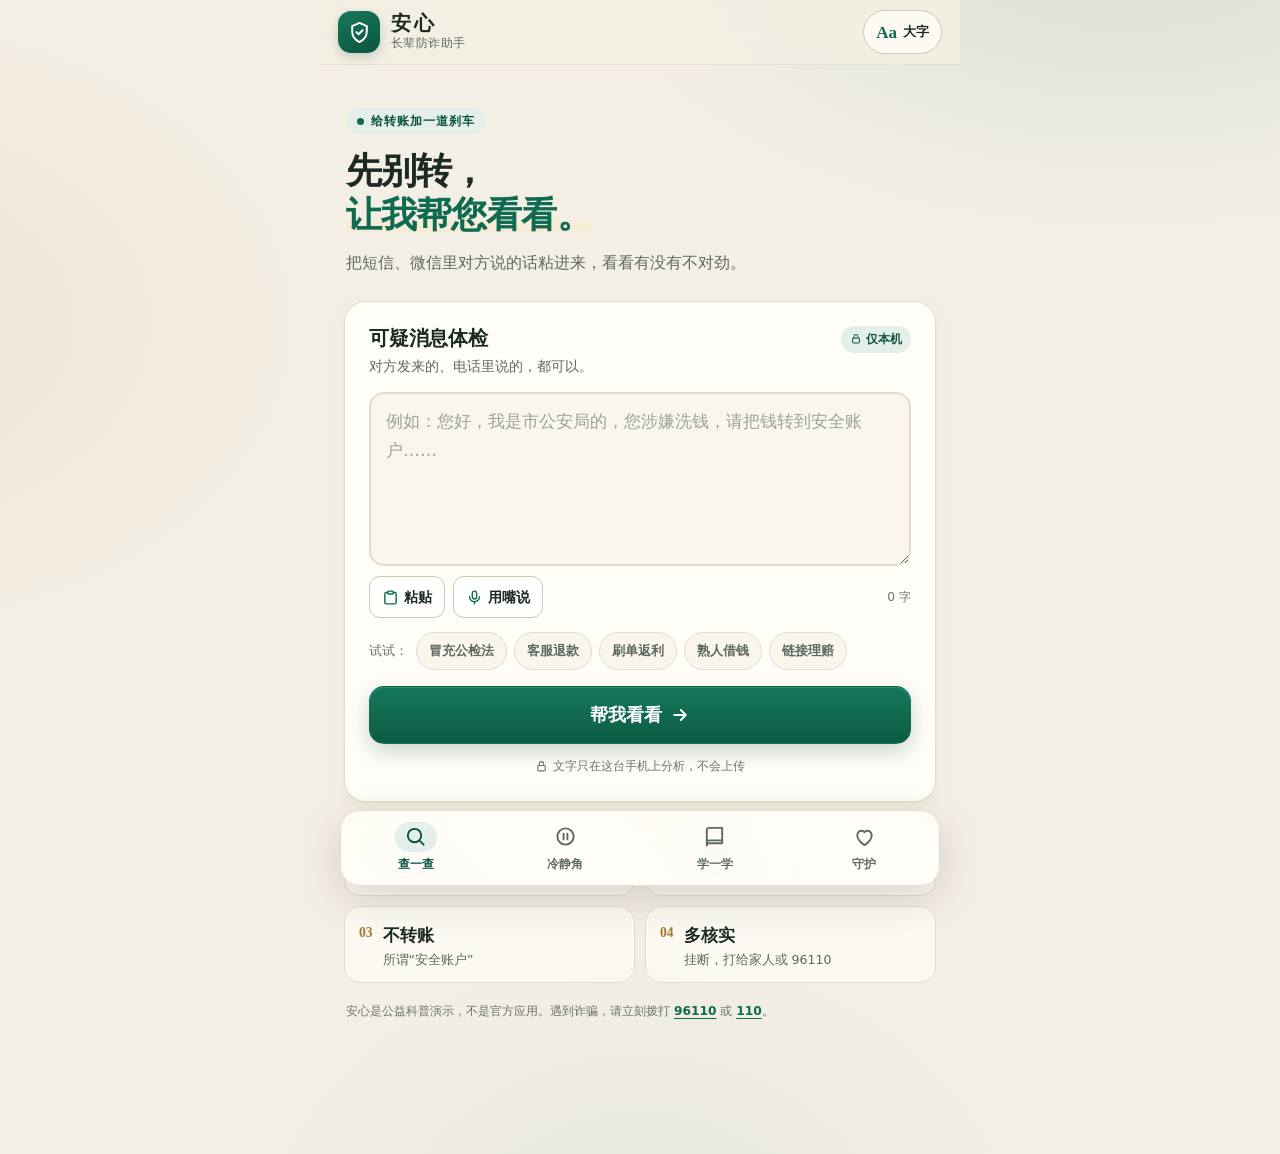
<file: index.html>
<!doctype html>
<html lang="zh-CN" data-size="normal">
<head>
  <meta charset="utf-8">
  <meta name="viewport" content="width=device-width, initial-scale=1, viewport-fit=cover">
  <meta name="theme-color" content="#f6f2e9">
  <meta name="description" content="安心 · 长辈防诈助手：转账前先停三分钟。可疑消息体检、冷静计时、家庭暗号、一键求助。所有内容只保存在本机。">
  <title>安心 · 长辈防诈助手</title>
  <link rel="icon" href="assets/icon.svg" type="image/svg+xml">
  <link rel="apple-touch-icon" href="assets/icon.svg">
  <link rel="manifest" href="manifest.webmanifest">
  <link rel="stylesheet" href="css/styles.css">
</head>
<body>
  <a class="skip-link" href="#main">跳到主要内容</a>

  <div class="app">
    <header class="topbar">
      <div class="topbar-inner">
        <span class="brand-mark" aria-hidden="true">
          <svg viewBox="0 0 24 24" fill="none" stroke="currentColor" stroke-width="1.9" stroke-linecap="round" stroke-linejoin="round">
            <path d="M12 2.8 5 5.8v5.3c0 4.6 3 8.2 7 10.1 4-1.9 7-5.5 7-10.1V5.8l-7-3Z"/>
            <path d="m9 11.6 2.1 2.1 3.9-3.9"/>
          </svg>
        </span>
        <div class="brand-text">
          <p class="brand-name">安心</p>
          <p class="brand-sub">长辈防诈助手</p>
        </div>
        <button id="fontToggle" class="font-toggle" type="button" aria-label="放大字号">
          <span class="font-toggle-aa" aria-hidden="true">Aa</span>
          <span class="font-toggle-label">大字</span>
        </button>
      </div>
    </header>

    <main id="main">
      <!-- ============ 查一查 ============ -->
      <section class="screen" id="screen-home" data-screen="home" aria-labelledby="homeTitle">
        <div class="hero">
          <p class="eyebrow"><span class="pulse-dot" aria-hidden="true"></span> 给转账加一道刹车</p>
          <h1 id="homeTitle">先别转，<br><em>让我帮您看看。</em></h1>
          <p class="hero-sub">把短信、微信里对方说的话粘进来，看看有没有不对劲。</p>
        </div>

        <section class="card scanner" aria-labelledby="scannerTitle">
          <div class="card-head">
            <div>
              <h2 id="scannerTitle">可疑消息体检</h2>
              <p class="hint">对方发来的、电话里说的，都可以。</p>
            </div>
            <span class="local-badge">
              <svg viewBox="0 0 24 24" fill="none" stroke="currentColor" stroke-width="2" stroke-linecap="round" stroke-linejoin="round" aria-hidden="true"><rect x="5" y="10" width="14" height="10" rx="2"/><path d="M8 10V7a4 4 0 0 1 8 0v3"/></svg>
              仅本机
            </span>
          </div>

          <label class="sr-only" for="messageInput">粘贴可疑消息</label>
          <textarea id="messageInput" maxlength="2000" rows="5" placeholder="例如：您好，我是市公安局的，您涉嫌洗钱，请把钱转到安全账户……"></textarea>

          <div class="input-tools">
            <button id="pasteBtn" class="tool-btn" type="button">
              <svg viewBox="0 0 24 24" fill="none" stroke="currentColor" stroke-width="2" stroke-linecap="round" stroke-linejoin="round" aria-hidden="true"><rect x="8" y="3" width="8" height="4" rx="1.5"/><path d="M16 5h2a2 2 0 0 1 2 2v12a2 2 0 0 1-2 2H6a2 2 0 0 1-2-2V7a2 2 0 0 1 2-2h2"/></svg>
              粘贴
            </button>
            <button id="voiceBtn" class="tool-btn" type="button">
              <svg viewBox="0 0 24 24" fill="none" stroke="currentColor" stroke-width="2" stroke-linecap="round" stroke-linejoin="round" aria-hidden="true"><rect x="9" y="3" width="6" height="11" rx="3"/><path d="M5 11a7 7 0 0 0 14 0M12 18v3"/></svg>
              用嘴说
            </button>
            <span id="charCount" class="char-count" aria-hidden="true">0 字</span>
          </div>

          <div class="samples" id="samples" aria-label="试试这些例子"></div>

          <button id="analyzeBtn" class="btn btn-primary btn-block" type="button">
            帮我看看
            <svg viewBox="0 0 24 24" fill="none" stroke="currentColor" stroke-width="2.2" stroke-linecap="round" stroke-linejoin="round" aria-hidden="true"><path d="M5 12h14M13 6l6 6-6 6"/></svg>
          </button>
          <p class="privacy-line">
            <svg viewBox="0 0 24 24" fill="none" stroke="currentColor" stroke-width="2" stroke-linecap="round" stroke-linejoin="round" aria-hidden="true"><rect x="5" y="10" width="14" height="10" rx="2"/><path d="M8 10V7a4 4 0 0 1 8 0v3"/></svg>
            文字只在这台手机上分析，不会上传
          </p>
        </section>

        <div id="resultRegion" class="result-region" aria-live="polite"></div>

        <section class="principles" aria-label="防骗四不">
          <h2 class="sr-only">防骗四不</h2>
          <div class="principle"><span class="principle-num">01</span><div><strong>不轻信</strong><p>陌生来电说的身份</p></div></div>
          <div class="principle"><span class="principle-num">02</span><div><strong>不透露</strong><p>验证码、密码、卡号</p></div></div>
          <div class="principle"><span class="principle-num">03</span><div><strong>不转账</strong><p>所谓“安全账户”</p></div></div>
          <div class="principle"><span class="principle-num">04</span><div><strong>多核实</strong><p>挂断，打给家人或 96110</p></div></div>
        </section>

        <p class="fine-print">安心是公益科普演示，不是官方应用。遇到诈骗，请立刻拨打 <a href="tel:96110">96110</a> 或 <a href="tel:110">110</a>。</p>
      </section>

      <!-- ============ 冷静角 ============ -->
      <section class="screen" id="screen-calm" data-screen="calm" aria-labelledby="calmTitle">
        <div class="hero compact">
          <p class="eyebrow">冷静角</p>
          <h1 id="calmTitle">要转钱？<br><em>先等三分钟。</em></h1>
          <p class="hero-sub">真正着急的事，不差这三分钟。骗子最怕您停下来。</p>
        </div>

        <section class="card" id="calmSetup" aria-labelledby="calmSetupTitle">
          <h2 id="calmSetupTitle">对方说他是谁？</h2>
          <p class="hint">选一个最像的，开始计时。</p>
          <div class="choice-grid" id="whoChoices" role="group" aria-label="对方身份"></div>
          <button id="startCalm" class="btn btn-primary btn-block" type="button" disabled>开始 3 分钟冷静</button>
          <p class="fine-print center">计时不会扣钱，也不会通知任何人。</p>
        </section>

        <div id="calmPanel" aria-live="polite"></div>

        <section class="card calm-tips" aria-labelledby="calmTipsTitle">
          <h2 id="calmTipsTitle">这三分钟，请您做三件事</h2>
          <ol class="numbered">
            <li><strong>挂断电话</strong><span>不管对方说什么，先挂断。</span></li>
            <li><strong>打给家人</strong><span>用您平时存的号码，不是对方给的号码。</span></li>
            <li><strong>打 96110</strong><span>把对方说的话讲一遍，让警察帮您判断。</span></li>
          </ol>
        </section>
      </section>

      <!-- ============ 学一学 ============ -->
      <section class="screen" id="screen-learn" data-screen="learn" aria-labelledby="learnTitle">
        <div class="hero compact">
          <p class="eyebrow">学一学</p>
          <h1 id="learnTitle">骗术，<br><em>其实就那几招。</em></h1>
          <p class="hero-sub">每天看一个，遇事心里有底。不会的字，可以点“听一听”。</p>
        </div>

        <section class="card quiz-card" id="quizCard" aria-labelledby="quizTitle"></section>

        <div class="filter-wrap">
          <div class="filters" id="caseFilters" role="group" aria-label="按类型筛选"></div>
        </div>

        <div class="case-list" id="caseList"></div>
        <p class="fine-print">案例根据公开骗术套路整理，用于识骗防骗，不针对任何机构或个人。</p>
      </section>

      <!-- ============ 守护 ============ -->
      <section class="screen" id="screen-guard" data-screen="guard" aria-labelledby="guardTitle">
        <div class="hero compact">
          <p class="eyebrow">守护</p>
          <h1 id="guardTitle">把家人，<br><em>放在手边。</em></h1>
          <p class="hero-sub">一个暗号、几个电话，就能挡住很多骗局。</p>
        </div>

        <section class="card code-card" id="codeCard" aria-labelledby="codeTitle"></section>

        <section class="card" id="familyCard" aria-labelledby="familyTitle">
          <div class="card-head">
            <div>
              <h2 id="familyTitle">家人电话</h2>
              <p class="hint">遇到拿不准的事，先打给他们。</p>
            </div>
            <button id="addContactToggle" class="mini-btn" type="button" aria-expanded="false" aria-controls="contactForm">＋ 添加</button>
          </div>
          <ul class="contact-list" id="contactList"></ul>
          <form id="contactForm" class="inline-form" hidden>
            <label for="contactName">怎么称呼</label>
            <input id="contactName" name="name" type="text" maxlength="12" autocomplete="off" placeholder="例如：女儿">
            <label for="contactPhone">电话号码</label>
            <input id="contactPhone" name="phone" type="tel" maxlength="20" inputmode="tel" autocomplete="off" placeholder="例如：13800138000">
            <div class="form-actions">
              <button type="submit" class="btn btn-primary">保存</button>
              <button type="button" class="btn btn-ghost" id="cancelContact">取消</button>
            </div>
          </form>
        </section>

        <section class="card help-card" aria-labelledby="helpTitle">
          <h2 id="helpTitle">一键求助</h2>
          <p>生成一条写清楚的求助消息，发给家人或邻居。</p>
          <p class="hint" id="helpHint">消息里会带上您最近一次检查发现的可疑点。</p>
          <button id="helpBtn" class="btn btn-warm btn-block" type="button">生成求助消息</button>
        </section>

        <section class="card emergency" aria-labelledby="emergencyTitle">
          <h2 id="emergencyTitle">紧急电话</h2>
          <div class="emergency-grid">
            <a class="emergency-btn" href="tel:96110">
              <span class="emergency-num">96110</span>
              <span>反诈专线</span>
            </a>
            <a class="emergency-btn danger" href="tel:110">
              <span class="emergency-num">110</span>
              <span>报警电话</span>
            </a>
          </div>
          <p class="hint">银行卡客服电话，在卡背面。打过去就说：“我要紧急止付。”</p>
        </section>

        <details class="card steps-card">
          <summary>
            <span>已经把钱转出去了，怎么办？</span>
            <span class="chev" aria-hidden="true">⌄</span>
          </summary>
          <ol class="numbered steps">
            <li><strong>立刻打 110 或 96110</strong><span>说清楚：什么时候转的、转了多少钱、对方账号是多少。</span></li>
            <li><strong>马上联系银行止付</strong><span>打银行卡背面的客服电话，申请紧急止付、冻结。</span></li>
            <li><strong>保留所有证据</strong><span>聊天记录、转账凭证、对方账号，都不要删。</span></li>
            <li><strong>告诉家人</strong><span>不要一个人扛。也別相信“能帮你追回”的人，那是二次诈骗。</span></li>
          </ol>
        </details>

        <section class="card settings" aria-labelledby="settingsTitle">
          <h2 id="settingsTitle">设置</h2>
          <div class="setting-row">
            <span>字号</span>
            <div class="segmented" id="fontSegment" role="group" aria-label="字号">
              <button type="button" data-size-option="normal">标准</button>
              <button type="button" data-size-option="large">大</button>
              <button type="button" data-size-option="xlarge">特大</button>
            </div>
          </div>
          <div class="setting-row">
            <label for="voiceToggle">显示“听一听”朗读按钮</label>
            <input id="voiceToggle" type="checkbox" class="switch">
          </div>
          <div class="setting-row">
            <span>本机数据</span>
            <button id="clearDataBtn" class="mini-btn danger-text" type="button">清除</button>
          </div>
          <details class="legal">
            <summary>隐私与说明</summary>
            <p><strong>数据在哪：</strong>您输入的检查内容、家人电话、暗号、学习记录，都只保存在这台手机的浏览器里，不上传服务器。</p>
            <p><strong>语音输入：</strong>由浏览器提供，部分浏览器可能联网识别；不方便时，请用文字输入。</p>
            <p><strong>识别有限：</strong>本工具用固定规则做初步提醒，可能看错，也不能代替警察的判断。拿不准就打 96110。</p>
            <p><strong>不是官方应用：</strong>“安心”是公益科普演示，与公安、银行、运营商均无隶属关系。</p>
          </details>
        </section>

        <p class="fine-print center">安心 · 愿每一笔钱，都转得明明白白。</p>
      </section>
    </main>

    <nav class="bottom-nav" aria-label="主要功能">
      <div class="nav-inner">
      <a href="#/home" data-nav="home" class="active">
        <span class="nav-icon"><svg viewBox="0 0 24 24" fill="none" stroke="currentColor" stroke-width="2" stroke-linecap="round" stroke-linejoin="round" aria-hidden="true"><circle cx="11" cy="11" r="7"/><path d="m16.5 16.5 4 4"/></svg></span>
        <span>查一查</span>
      </a>
      <a href="#/calm" data-nav="calm">
        <span class="nav-icon"><svg viewBox="0 0 24 24" fill="none" stroke="currentColor" stroke-width="2" stroke-linecap="round" stroke-linejoin="round" aria-hidden="true"><circle cx="12" cy="12" r="8.5"/><path d="M10 9v6M14 9v6"/></svg></span>
        <span>冷静角</span>
      </a>
      <a href="#/learn" data-nav="learn">
        <span class="nav-icon"><svg viewBox="0 0 24 24" fill="none" stroke="currentColor" stroke-width="2" stroke-linecap="round" stroke-linejoin="round" aria-hidden="true"><path d="M4 5.5A2.5 2.5 0 0 1 6.5 3H20v16H6.5A2.5 2.5 0 0 0 4 21.5v-16Z"/><path d="M4 18.5A2.5 2.5 0 0 1 6.5 16H20"/></svg></span>
        <span>学一学</span>
      </a>
      <a href="#/guard" data-nav="guard">
        <span class="nav-icon"><svg viewBox="0 0 24 24" fill="none" stroke="currentColor" stroke-width="2" stroke-linecap="round" stroke-linejoin="round" aria-hidden="true"><path d="M12 21s-7.5-4.7-7.5-10.2C4.5 7.8 6.7 6 9.2 6c1.2 0 2.2.6 2.8 1.5C12.6 6.6 13.6 6 14.8 6c2.5 0 4.7 1.8 4.7 4.8C19.5 16.3 12 21 12 21Z"/></svg></span>
        <span>守护</span>
      </a>
      </div>
    </nav>
  </div>

  <div id="toast" class="toast" role="status" aria-live="polite"></div>

  <dialog id="shareDialog" class="share-dialog" aria-labelledby="shareDialogTitle">
    <form method="dialog" class="dialog-head">
      <h2 id="shareDialogTitle">发给家人</h2>
      <button value="close" class="dialog-close" type="submit" aria-label="关闭">×</button>
    </form>
    <p class="hint">点“复制文字”，发到微信或短信；也可以长按文字复制。</p>
    <label class="sr-only" for="shareText">求助内容</label>
    <textarea id="shareText" rows="8" readonly></textarea>
    <div class="dialog-actions">
      <button id="copyShareBtn" class="btn btn-primary" type="button">复制文字</button>
      <button id="nativeShareBtn" class="btn btn-ghost" type="button" hidden>系统分享</button>
      <button id="callFamilyBtn" class="btn btn-ghost" type="button" hidden>打给家人</button>
    </div>
  </dialog>

  <script src="js/data.js"></script>
  <script src="js/engine.js"></script>
  <script src="js/app.js"></script>
</body>
</html>
</file>
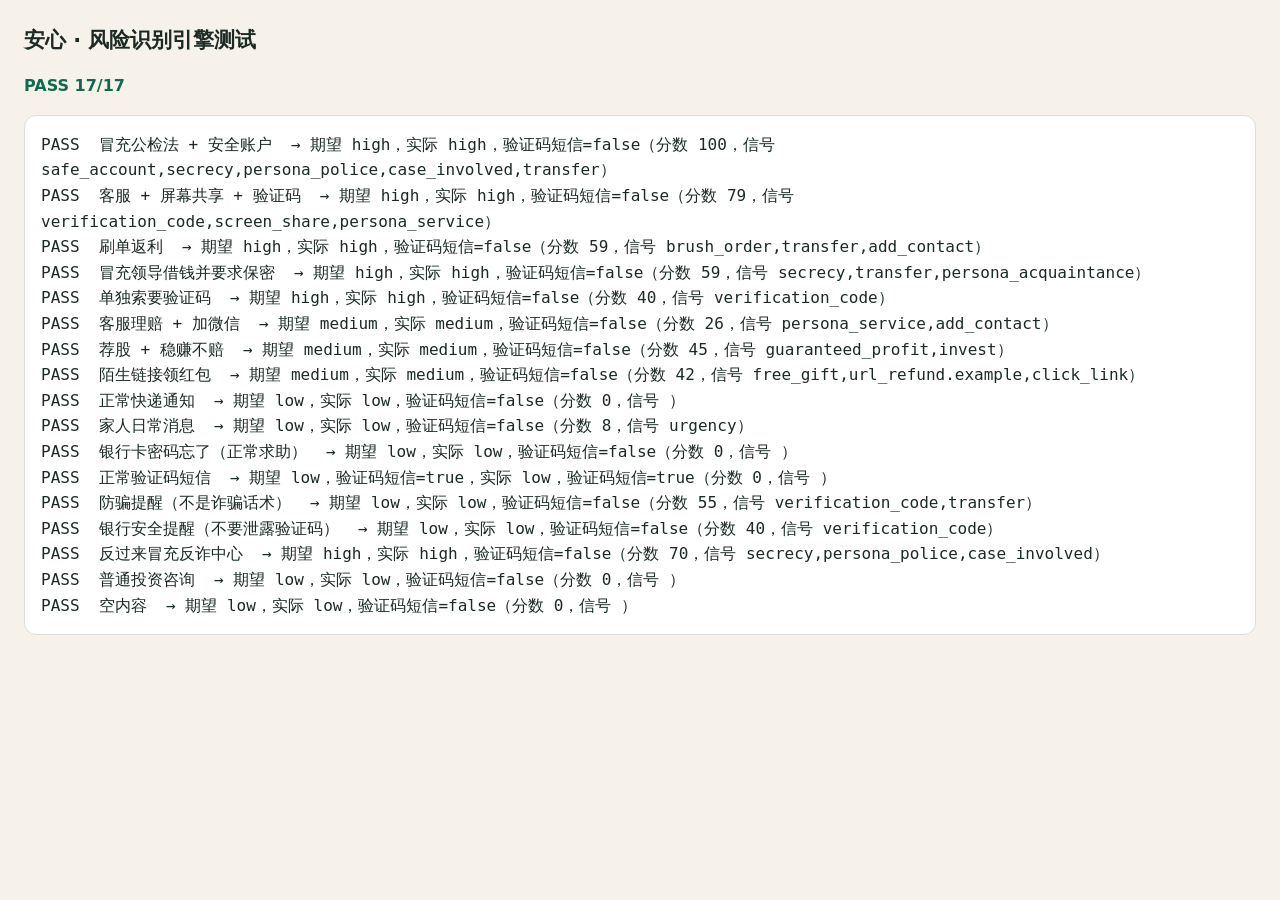
<file: tests/engine.test.html>
<!doctype html>
<html lang="zh-CN">
<head>
  <meta charset="utf-8">
  <title>引擎测试</title>
  <style>
    body { font: 16px/1.6 "Microsoft YaHei", system-ui, sans-serif; margin: 24px; background: #f6f2e9; color: #1b2a24; }
    h1 { font-size: 1.3rem; }
    pre { white-space: pre-wrap; background: #fff; border: 1px solid #ddd; border-radius: 12px; padding: 16px; }
    .summary { font-weight: 700; margin-bottom: 12px; }
    .pass { color: #0f6b50; }
    .fail { color: #a8261c; }
  </style>
</head>
<body>
  <h1>安心 · 风险识别引擎测试</h1>
  <p class="summary" id="summary">运行中…</p>
  <pre id="out"></pre>

  <script src="../js/engine.js"></script>
  <script>
    (function () {
      var cases = [
        {
          name: '冒充公检法 + 安全账户',
          text: '您好，我是市公安局的，您涉嫌洗钱，请把钱转到安全账户，不要告诉家人。',
          level: 'high'
        },
        {
          name: '客服 + 屏幕共享 + 验证码',
          text: '我是平台客服，您的百万保障要扣费，请下载会议软件并共享屏幕，再把验证码报给我。',
          level: 'high'
        },
        {
          name: '刷单返利',
          text: '在家做任务日赚300，先垫付后返利，加微信结算。',
          level: 'high'
        },
        {
          name: '冒充领导借钱并要求保密',
          text: '我是你领导，这是我的新号码。先帮我转2万元应急，不要跟别人说。',
          level: 'high'
        },
        {
          name: '单独索要验证码',
          text: '请把验证码发给我。',
          level: 'high'
        },
        {
          name: '客服理赔 + 加微信',
          text: '客服说我的快递丢了，让我加微信理赔。',
          level: 'medium'
        },
        {
          name: '荐股 + 稳赚不赔',
          text: '老师带单，稳赚不赔，进群领取牛股。',
          level: 'medium'
        },
        {
          name: '陌生链接领红包',
          text: '点击链接领取免费红包 https://refund.example/claim',
          level: 'medium'
        },
        {
          name: '正常快递通知',
          text: '您的快递已放在门口，请及时取。',
          level: 'low'
        },
        {
          name: '家人日常消息',
          text: '妈，我今晚回家吃饭。',
          level: 'low'
        },
        {
          name: '银行卡密码忘了（正常求助）',
          text: '我的银行卡密码忘了，明天去银行问问。',
          level: 'low'
        },
        {
          name: '正常验证码短信',
          text: '【银行】您的验证码是 482913，5分钟内有效，请勿告诉任何人。',
          level: 'low',
          otp: true
        },
        {
          name: '防骗提醒（不是诈骗话术）',
          text: '96110提醒您：这是诈骗，千万不要转账，也不要给验证码。',
          level: 'low'
        },
        {
          name: '银行安全提醒（不要泄露验证码）',
          text: '请勿把验证码告诉任何人，银行不会向您索要验证码。',
          level: 'low'
        },
        {
          name: '反过来冒充反诈中心',
          text: '我是反诈中心的，你涉嫌洗钱，请配合调查，不要告诉家人。',
          level: 'high'
        },
        {
          name: '普通投资咨询',
          text: '最近黄金价格怎么样？',
          level: 'low'
        },
        {
          name: '空内容',
          text: '',
          level: 'low'
        }
      ];

      var passed = 0;
      var lines = [];
      cases.forEach(function (c) {
        var result = window.AnxinEngine.analyze(c.text);
        var ok = result.level === c.level && (c.otp === undefined || result.otp === c.otp);
        if (ok) passed++;
        lines.push((ok ? 'PASS' : 'FAIL') + '  ' + c.name +
          '  → 期望 ' + c.level + (c.otp === undefined ? '' : '，验证码短信=' + c.otp) + '，实际 ' + result.level + '，验证码短信=' + result.otp +
          '（分数 ' + result.score + '，信号 ' + result.signals.map(function (s) { return s.id; }).join(',') + '）');
      });

      var summary = document.getElementById('summary');
      var allOk = passed === cases.length;
      summary.textContent = (allOk ? 'PASS' : 'FAIL') + ' ' + passed + '/' + cases.length;
      summary.className = 'summary ' + (allOk ? 'pass' : 'fail');
      document.getElementById('out').textContent = lines.join('\n');
      document.title = (allOk ? 'PASS' : 'FAIL') + ' ' + passed + '/' + cases.length;
    })();
  </script>
</body>
</html>
</file>
<file: css/styles.css>
/* 安心 · 长辈防诈助手 */

:root {
  --bg: #f4efe4;
  --surface: #fffdf8;
  --surface-2: #faf6ec;
  --surface-3: #f3ecdd;
  --ink: #1b2a24;
  --muted: #5c6a62;
  --muted-2: #68746c;
  --line: #e4dccb;
  --line-strong: #d3c7b1;
  --brand: #0f6b50;
  --brand-dark: #0a5440;
  --brand-soft: #e3efe8;
  --brand-wash: #f1f7f3;
  --danger: #a8261c;
  --danger-dark: #8c1c14;
  --danger-soft: #fcebe8;
  --danger-line: #f0c6bf;
  --warn: #8a5600;
  --warn-soft: #fdf1d8;
  --warn-line: #eed6a3;
  --gold: #a97a2f;
  --gold-soft: #f6ebd5;
  --shadow-sm: 0 1px 2px rgba(45, 38, 22, .05), 0 6px 18px rgba(45, 38, 22, .045);
  --shadow-md: 0 2px 4px rgba(45, 38, 22, .05), 0 18px 44px rgba(45, 38, 22, .09);
  --radius: 22px;
  --nav-h: 74px;
}

html {
  font-size: 17px;
  -webkit-text-size-adjust: 100%;
}

html[data-size="large"] { font-size: 19px; }
html[data-size="xlarge"] { font-size: 21.5px; }

*,
*::before,
*::after {
  box-sizing: border-box;
}

body {
  margin: 0;
  min-height: 100dvh;
  color: var(--ink);
  background:
    radial-gradient(900px 520px at 88% -8%, rgba(15, 107, 80, .13), transparent 62%),
    radial-gradient(760px 520px at -12% 28%, rgba(169, 122, 47, .10), transparent 60%),
    radial-gradient(600px 500px at 50% 110%, rgba(15, 107, 80, .07), transparent 65%),
    var(--bg);
  font-family: "PingFang SC", "Microsoft YaHei", "Noto Sans SC", "Source Han Sans SC", "Hiragino Sans GB", system-ui, -apple-system, "Segoe UI", sans-serif;
  font-size: 1rem;
  line-height: 1.65;
  -webkit-font-smoothing: antialiased;
  text-rendering: optimizeLegibility;
}

button,
input,
textarea,
select {
  font: inherit;
  color: inherit;
}

button,
a {
  -webkit-tap-highlight-color: transparent;
}

button {
  cursor: pointer;
}

a {
  color: var(--brand);
  text-underline-offset: 3px;
}

img,
svg {
  display: block;
  max-width: 100%;
}

h1, h2, h3, p, ul, ol, figure {
  margin: 0;
}

ul, ol {
  padding: 0;
}

:focus-visible {
  outline: 3px solid #2c8f6f;
  outline-offset: 3px;
  border-radius: 6px;
}

.sr-only {
  position: absolute !important;
  width: 1px;
  height: 1px;
  padding: 0;
  margin: -1px;
  overflow: hidden;
  clip: rect(0 0 0 0);
  white-space: nowrap;
  border: 0;
}

#main:focus {
  outline: none;
}

.skip-link {
  position: fixed;
  top: -100px;
  left: 16px;
  z-index: 200;
  padding: 10px 16px;
  border-radius: 10px;
  background: var(--ink);
  color: #fff;
  text-decoration: none;
}

.skip-link:focus {
  top: 10px;
}

/* ---------- 布局 ---------- */

.app {
  width: 100%;
  max-width: 620px;
  min-height: 100dvh;
  margin: 0 auto;
  padding: 0 0 calc(var(--nav-h) + env(safe-area-inset-bottom) + 22px);
  position: relative;
}

.topbar {
  position: sticky;
  top: 0;
  z-index: 50;
  background: rgba(244, 239, 228, .86);
  border-bottom: 1px solid rgba(228, 220, 203, .75);
  -webkit-backdrop-filter: blur(16px) saturate(1.2);
  backdrop-filter: blur(16px) saturate(1.2);
}

.topbar-inner {
  max-width: 620px;
  margin: 0 auto;
  padding: 10px 18px;
  display: flex;
  align-items: center;
  gap: 11px;
}

.brand-mark {
  flex: none;
  width: 42px;
  height: 42px;
  display: grid;
  place-items: center;
  border-radius: 13px;
  color: #fff;
  background: linear-gradient(155deg, #18795b, #0b5340);
  box-shadow: 0 4px 12px rgba(10, 84, 64, .22);
}

.brand-mark svg {
  width: 25px;
  height: 25px;
}

.brand-text {
  min-width: 0;
}

.brand-name {
  font-size: 1.16rem;
  font-weight: 800;
  letter-spacing: .14em;
  line-height: 1.2;
}

.brand-sub {
  font-size: .68rem;
  color: var(--muted);
  letter-spacing: .04em;
  line-height: 1.35;
  white-space: nowrap;
}

.font-toggle {
  margin-left: auto;
  display: flex;
  align-items: center;
  gap: 6px;
  min-height: 44px;
  padding: 6px 12px;
  border: 1px solid var(--line-strong);
  border-radius: 999px;
  background: rgba(255, 253, 248, .8);
  color: var(--ink);
  font-size: .78rem;
  font-weight: 700;
}

.font-toggle-aa {
  font-family: Georgia, "Times New Roman", serif;
  font-size: 1rem;
  line-height: 1;
  color: var(--brand);
}

.font-toggle:active {
  transform: scale(.97);
}

main {
  display: block;
}

.screen {
  display: none;
  padding: 24px 18px 8px;
}

.screen.active {
  display: block;
  animation: screen-in .32s ease both;
}

@keyframes screen-in {
  from { opacity: 0; transform: translateY(8px); }
  to { opacity: 1; transform: translateY(0); }
}

/* ---------- 首页开场 ---------- */

.hero {
  padding: 10px 2px 24px;
}

.hero.compact {
  padding-bottom: 20px;
}

.eyebrow {
  display: inline-flex;
  align-items: center;
  gap: 7px;
  padding: 5px 11px;
  border-radius: 999px;
  background: var(--brand-soft);
  color: var(--brand-dark);
  font-size: .72rem;
  font-weight: 700;
  letter-spacing: .08em;
  line-height: 1.4;
}

.pulse-dot {
  width: 7px;
  height: 7px;
  border-radius: 50%;
  background: var(--brand);
  box-shadow: 0 0 0 0 rgba(15, 107, 80, .35);
  animation: pulse 2.4s infinite;
}

@keyframes pulse {
  0% { box-shadow: 0 0 0 0 rgba(15, 107, 80, .32); }
  65% { box-shadow: 0 0 0 8px rgba(15, 107, 80, 0); }
  100% { box-shadow: 0 0 0 0 rgba(15, 107, 80, 0); }
}

.hero h1 {
  margin-top: 14px;
  font-size: 2.12rem;
  font-weight: 850;
  line-height: 1.22;
  letter-spacing: -.025em;
}

.hero h1 em {
  font-style: normal;
  color: var(--brand);
  background: linear-gradient(transparent 66%, var(--gold-soft) 66%, var(--gold-soft) 92%, transparent 92%);
}

.hero-sub {
  margin-top: 12px;
  max-width: 32em;
  color: var(--muted);
  font-size: .96rem;
  line-height: 1.7;
}

/* ---------- 卡片 ---------- */

.card {
  background: var(--surface);
  border: 1px solid var(--line);
  border-radius: var(--radius);
  padding: 20px;
  box-shadow: var(--shadow-sm);
  margin-bottom: 16px;
}

.card-head {
  display: flex;
  align-items: flex-start;
  justify-content: space-between;
  gap: 12px;
  margin-bottom: 14px;
}

.card h2 {
  font-size: 1.16rem;
  font-weight: 800;
  line-height: 1.35;
  letter-spacing: -.01em;
}

.hint {
  margin-top: 4px;
  color: var(--muted);
  font-size: .82rem;
  line-height: 1.55;
}

.local-badge {
  flex: none;
  display: inline-flex;
  align-items: center;
  gap: 4px;
  padding: 4px 9px;
  border-radius: 999px;
  background: var(--brand-soft);
  color: var(--brand-dark);
  font-size: .68rem;
  font-weight: 700;
  white-space: nowrap;
}

.local-badge svg {
  width: 12px;
  height: 12px;
}

/* ---------- 输入区 ---------- */

textarea,
input[type="text"],
input[type="tel"] {
  width: 100%;
  border: 2px solid var(--line);
  border-radius: 15px;
  background: var(--surface-2);
  padding: 13px 15px;
  color: var(--ink);
  font-size: 1rem;
  line-height: 1.7;
  transition: border-color .18s ease, box-shadow .18s ease, background .18s ease;
}

textarea {
  min-height: 142px;
  resize: vertical;
  display: block;
}

textarea::placeholder,
input::placeholder {
  color: #9aa39d;
}

textarea:focus,
input:focus {
  outline: none;
  border-color: var(--brand);
  background: #fff;
  box-shadow: 0 0 0 4px rgba(15, 107, 80, .12);
}

.input-tools {
  display: flex;
  align-items: center;
  gap: 8px;
  margin-top: 10px;
}

.tool-btn {
  display: inline-flex;
  align-items: center;
  gap: 5px;
  min-height: 42px;
  padding: 6px 12px;
  border: 1px solid var(--line-strong);
  border-radius: 11px;
  background: #fff;
  color: var(--ink);
  font-size: .84rem;
  font-weight: 650;
}

.tool-btn svg {
  width: 17px;
  height: 17px;
  color: var(--brand);
}

.tool-btn.listening {
  border-color: var(--brand);
  background: var(--brand-soft);
  color: var(--brand-dark);
}

.tool-btn:active {
  transform: scale(.97);
}

.char-count {
  margin-left: auto;
  color: var(--muted-2);
  font-size: .72rem;
  font-variant-numeric: tabular-nums;
}

.samples {
  display: flex;
  flex-wrap: wrap;
  align-items: center;
  gap: 7px;
  margin: 14px 0 16px;
}

.samples::before {
  content: "试试：";
  color: var(--muted-2);
  font-size: .74rem;
  margin-right: 1px;
}

.sample-chip {
  min-height: 38px;
  padding: 5px 12px;
  border: 1px solid var(--line);
  border-radius: 999px;
  background: var(--surface-2);
  color: var(--muted);
  font-size: .78rem;
  font-weight: 600;
}

.sample-chip:hover {
  border-color: var(--brand);
  color: var(--brand-dark);
  background: var(--brand-wash);
}

/* ---------- 按钮 ---------- */

.btn {
  display: inline-flex;
  align-items: center;
  justify-content: center;
  gap: 8px;
  min-height: 54px;
  padding: 11px 20px;
  border: 1px solid transparent;
  border-radius: 15px;
  font-size: 1.02rem;
  font-weight: 750;
  line-height: 1.3;
  text-align: center;
  text-decoration: none;
  transition: transform .12s ease, background .18s ease, box-shadow .18s ease;
}

.btn svg {
  width: 20px;
  height: 20px;
}

.btn:active {
  transform: translateY(1px) scale(.995);
}

.btn-block {
  width: 100%;
  min-height: 58px;
  font-size: 1.08rem;
}

.btn-primary {
  background: linear-gradient(180deg, #15785a, #0c5c45);
  color: #fff;
  box-shadow: 0 8px 20px rgba(12, 92, 69, .22), inset 0 1px 0 rgba(255, 255, 255, .14);
}

.btn-primary:hover {
  background: linear-gradient(180deg, #0f6b50, #0a5440);
}

.btn-primary:disabled {
  background: #b9c0b9;
  box-shadow: none;
  cursor: not-allowed;
  opacity: .72;
}

.btn-ghost {
  background: #fff;
  border-color: var(--line-strong);
  color: var(--ink);
}

.btn-ghost:hover {
  border-color: var(--brand);
  background: var(--brand-wash);
}

.btn-warm {
  background: linear-gradient(180deg, #b8873b, #96692a);
  color: #fff;
  box-shadow: 0 8px 20px rgba(150, 105, 42, .2);
}

.btn-warm:hover {
  background: linear-gradient(180deg, #a97a2f, #835a22);
}

.btn-call {
  background: var(--brand);
  color: #fff;
}

.btn-call-alt {
  background: var(--danger);
  color: #fff;
}

.btn-sm {
  min-height: 44px;
  padding: 8px 14px;
  font-size: .86rem;
  border-radius: 12px;
}

.mini-btn {
  flex: none;
  min-height: 42px;
  padding: 5px 12px;
  border: 1px solid var(--line-strong);
  border-radius: 10px;
  background: #fff;
  color: var(--ink);
  font-size: .78rem;
  font-weight: 650;
}

.mini-btn:hover {
  border-color: var(--brand);
  color: var(--brand);
}

.danger-text {
  color: var(--danger);
}

.link-btn {
  display: inline-block;
  min-height: 42px;
  padding: 9px 2px;
  border: 0;
  background: none;
  color: var(--muted);
  font-size: .84rem;
  text-decoration: underline;
  text-underline-offset: 4px;
}

.privacy-line {
  display: flex;
  align-items: center;
  justify-content: center;
  gap: 5px;
  margin-top: 12px;
  color: var(--muted-2);
  font-size: .72rem;
  text-align: center;
}

.privacy-line svg {
  width: 13px;
  height: 13px;
}

.fine-print {
  margin: 18px 2px 6px;
  color: var(--muted-2);
  font-size: .72rem;
  line-height: 1.65;
}

.fine-print a {
  font-weight: 700;
}

.fine-print.center {
  text-align: center;
}

/* ---------- 结果 ---------- */

.result-region {
  margin-top: 2px;
}

.result-region:empty {
  display: none;
}

.result-card {
  margin-bottom: 16px;
  border: 1px solid var(--line);
  border-radius: 24px;
  overflow: hidden;
  background: var(--surface);
  box-shadow: var(--shadow-md);
  animation: rise .38s cubic-bezier(.2, .8, .2, 1) both;
  scroll-margin-top: 86px;
}

@keyframes rise {
  from { opacity: 0; transform: translateY(14px) scale(.995); }
  to { opacity: 1; transform: translateY(0) scale(1); }
}

.result-head {
  display: flex;
  gap: 14px;
  align-items: flex-start;
  padding: 22px 20px;
  border-bottom: 1px solid var(--line);
}

.result-card.high .result-head {
  background:
    radial-gradient(280px 150px at 100% 0%, rgba(168, 38, 28, .12), transparent 70%),
    linear-gradient(135deg, #fdece9, #fff7f3);
}

.result-card.medium .result-head {
  background:
    radial-gradient(280px 150px at 100% 0%, rgba(169, 122, 47, .14), transparent 70%),
    linear-gradient(135deg, #fdf2db, #fffaef);
}

.result-card.low .result-head {
  background:
    radial-gradient(280px 150px at 100% 0%, rgba(15, 107, 80, .12), transparent 70%),
    linear-gradient(135deg, #e8f3ed, #f8fbf9);
}

.result-icon {
  flex: none;
  width: 54px;
  height: 54px;
  display: grid;
  place-items: center;
  border-radius: 17px;
  background: #fff;
  box-shadow: 0 4px 12px rgba(45, 38, 22, .08);
}

.result-icon svg {
  width: 29px;
  height: 29px;
}

.result-card.high .result-icon { color: var(--danger); }
.result-card.medium .result-icon { color: var(--warn); }
.result-card.low .result-icon { color: var(--brand); }

.result-kicker {
  font-size: .68rem;
  font-weight: 750;
  letter-spacing: .12em;
  color: var(--muted);
}

.result-title {
  margin-top: 3px;
  font-size: 1.5rem;
  font-weight: 850;
  line-height: 1.25;
  letter-spacing: -.015em;
}

.result-card.high .result-title { color: var(--danger-dark); }
.result-card.medium .result-title { color: var(--warn); }
.result-card.low .result-title { color: var(--brand-dark); }

.result-note {
  margin-top: 6px;
  color: #445249;
  font-size: .86rem;
  line-height: 1.6;
}

.result-body {
  padding: 6px 20px 20px;
}

.result-section {
  margin-top: 14px;
}

.result-section h3 {
  display: flex;
  align-items: center;
  gap: 7px;
  margin-bottom: 2px;
  color: var(--muted);
  font-size: .74rem;
  font-weight: 750;
  letter-spacing: .08em;
}

.signal {
  display: flex;
  gap: 10px;
  padding: 11px 0;
  border-bottom: 1px dashed var(--line);
}

.signal:last-child {
  border-bottom: 0;
  padding-bottom: 3px;
}

.signal-dot {
  flex: none;
  width: 9px;
  height: 9px;
  margin-top: 7px;
  border-radius: 50%;
  background: var(--danger);
  box-shadow: 0 0 0 3px var(--danger-soft);
}

.result-card.medium .signal-dot {
  background: var(--warn);
  box-shadow: 0 0 0 3px var(--warn-soft);
}

.signal-body {
  min-width: 0;
}

.signal-body strong {
  display: block;
  font-size: .94rem;
  font-weight: 750;
  line-height: 1.45;
}

.signal-body p {
  margin-top: 2px;
  color: var(--muted);
  font-size: .8rem;
  line-height: 1.55;
}

.signal-quote {
  display: inline-block;
  max-width: 100%;
  margin-top: 5px;
  padding: 2px 8px;
  border-radius: 6px;
  background: var(--surface-3);
  color: #6b5b45;
  font-size: .72rem;
  line-height: 1.6;
  white-space: nowrap;
  overflow: hidden;
  text-overflow: ellipsis;
}

.soft-note {
  margin-top: 12px;
  padding: 11px 13px;
  border: 1px solid var(--warn-line);
  border-radius: 12px;
  background: var(--warn-soft);
  color: #6d4805;
  font-size: .78rem;
  line-height: 1.6;
}

.clean-state {
  display: flex;
  gap: 12px;
  align-items: flex-start;
  padding: 14px;
  border-radius: 14px;
  background: var(--brand-wash);
  border: 1px solid #cfe3d8;
  font-size: .85rem;
  line-height: 1.6;
  color: #335245;
}

.clean-state svg {
  flex: none;
  width: 20px;
  height: 20px;
  color: var(--brand);
  margin-top: 2px;
}

.result-actions {
  display: grid;
  gap: 9px;
  margin-top: 16px;
}

.action-row {
  display: grid;
  grid-template-columns: 1fr 1fr;
  gap: 9px;
}

.action-row .btn {
  min-height: 52px;
  font-size: .9rem;
  padding: 8px 10px;
}

/* ---------- 防骗四不 ---------- */

.principles {
  display: grid;
  grid-template-columns: 1fr 1fr;
  gap: 10px;
  margin-top: 18px;
}

.principle {
  display: flex;
  gap: 10px;
  padding: 14px 14px 13px;
  border: 1px solid var(--line);
  border-radius: 16px;
  background: rgba(255, 253, 248, .66);
}

.principle-num {
  font-family: Georgia, "Times New Roman", serif;
  font-size: .8rem;
  font-weight: 700;
  color: var(--gold);
  line-height: 1.7;
}

.principle strong {
  display: block;
  font-size: 1rem;
  font-weight: 800;
  letter-spacing: .02em;
}

.principle p {
  margin-top: 1px;
  color: var(--muted);
  font-size: .74rem;
  line-height: 1.5;
}

/* ---------- 冷静角 ---------- */

.calm-active {
  scroll-margin-top: 86px;
}

.choice-grid {
  display: grid;
  grid-template-columns: 1fr 1fr;
  gap: 9px;
  margin: 14px 0 16px;
}

.choice-btn {
  min-height: 54px;
  padding: 9px 12px;
  border: 2px solid var(--line);
  border-radius: 14px;
  background: var(--surface-2);
  color: var(--ink);
  font-size: .84rem;
  font-weight: 650;
  line-height: 1.4;
  text-align: left;
  transition: border-color .16s ease, background .16s ease;
}

.choice-btn:last-child:nth-child(odd) {
  grid-column: 1 / -1;
}

.choice-btn.is-picked {
  border-color: var(--brand);
  background: var(--brand-soft);
  color: var(--brand-dark);
  box-shadow: inset 0 0 0 1px var(--brand);
}

.calm-timer {
  display: grid;
  place-items: center;
  margin: 4px auto 18px;
  position: relative;
  width: 208px;
  height: 208px;
}

.calm-timer svg {
  position: absolute;
  inset: 0;
  width: 100%;
  height: 100%;
  transform: rotate(-90deg);
}

.timer-track {
  fill: none;
  stroke: var(--line);
  stroke-width: 10;
}

.timer-progress {
  fill: none;
  stroke: var(--brand);
  stroke-width: 10;
  stroke-linecap: round;
  transition: stroke-dashoffset 1s linear, stroke .3s ease;
}

.calm-timer.is-low .timer-progress { stroke: var(--gold); }
.calm-timer.is-done .timer-progress { stroke: var(--danger); }

.timer-face {
  position: relative;
  z-index: 1;
  display: flex;
  flex-direction: column;
  align-items: center;
  gap: 3px;
}

.timer-digits {
  font-size: 2.9rem;
  font-weight: 800;
  font-variant-numeric: tabular-nums;
  letter-spacing: .015em;
  line-height: 1;
}

.timer-label {
  color: var(--muted);
  font-size: .72rem;
  letter-spacing: .06em;
}

.calm-who {
  text-align: center;
  color: var(--muted);
  font-size: .84rem;
  margin-bottom: 14px;
}

.calm-who strong {
  color: var(--ink);
}

.question {
  padding: 14px 0;
  border-top: 1px solid var(--line);
}

.question:first-of-type {
  border-top: 0;
}

.question p {
  margin-bottom: 9px;
  font-size: .94rem;
  font-weight: 700;
  line-height: 1.5;
}

.answer-row {
  display: grid;
  grid-template-columns: 1fr 1fr;
  gap: 8px;
}

.answer-btn {
  min-height: 50px;
  border: 2px solid var(--line);
  border-radius: 12px;
  background: #fff;
  font-size: .9rem;
  font-weight: 700;
  color: var(--muted);
}

.answer-btn.is-picked {
  border-color: var(--ink);
  background: var(--ink);
  color: #fff;
}

.answer-btn.is-picked.risky {
  border-color: var(--danger);
  background: var(--danger);
}

.calm-alert {
  display: flex;
  gap: 10px;
  align-items: flex-start;
  margin: 10px 0 14px;
  padding: 13px 14px;
  border: 1px solid var(--danger-line);
  border-radius: 14px;
  background: var(--danger-soft);
  color: var(--danger-dark);
  font-size: .84rem;
  line-height: 1.6;
}

.calm-alert svg {
  flex: none;
  width: 20px;
  height: 20px;
  margin-top: 2px;
}

.calm-alert strong {
  display: block;
  margin-bottom: 2px;
}

.calm-alert > div {
  min-width: 0;
}

.calm-alert-actions {
  margin-top: 10px;
}

.calm-alert-actions .btn {
  width: 100%;
  min-height: 42px;
  padding: 8px 12px;
  font-size: .84rem;
}

.call-row {
  display: grid;
  gap: 8px;
  margin-top: 16px;
}

.timer-fact {
  margin-top: 16px;
  padding: 13px 14px;
  border-radius: 14px;
  background: var(--gold-soft);
  color: #6d4b18;
  font-size: .82rem;
  line-height: 1.65;
  text-align: center;
}

.timer-fact::before {
  content: "“";
  font-family: Georgia, serif;
  font-size: 1.3em;
  color: var(--gold);
  margin-right: 2px;
}

.calm-done-banner {
  margin: 0 0 16px;
  padding: 16px;
  border: 1px solid var(--danger-line);
  border-radius: 16px;
  background: var(--danger-soft);
  color: var(--danger-dark);
}

.calm-done-banner strong {
  display: block;
  font-size: 1.08rem;
  margin-bottom: 3px;
}

.calm-done-banner p {
  font-size: .84rem;
  line-height: 1.6;
}

.calm-tips .numbered {
  margin-top: 8px;
}

/* ---------- 编号列表 ---------- */

.numbered {
  list-style: none;
  counter-reset: step;
}

.numbered li {
  position: relative;
  display: flex;
  flex-direction: column;
  gap: 2px;
  padding: 11px 0 11px 42px;
  border-top: 1px dashed var(--line);
  counter-increment: step;
}

.numbered li:first-child {
  border-top: 0;
}

.numbered li::before {
  content: counter(step);
  position: absolute;
  left: 0;
  top: 11px;
  width: 28px;
  height: 28px;
  display: grid;
  place-items: center;
  border-radius: 9px;
  background: var(--brand-soft);
  color: var(--brand-dark);
  font-size: .78rem;
  font-weight: 800;
}

.numbered strong {
  font-size: .94rem;
}

.numbered span {
  color: var(--muted);
  font-size: .8rem;
  line-height: 1.6;
}

/* ---------- 学一学 ---------- */

.quiz-card {
  background:
    radial-gradient(320px 180px at 100% 0%, rgba(169, 122, 47, .13), transparent 70%),
    linear-gradient(160deg, #fffdf8, #fbf5e8);
  border-color: var(--warn-line);
}

.quiz-head {
  display: flex;
  align-items: center;
  justify-content: space-between;
  gap: 10px;
}

.quiz-streak {
  flex: none;
  padding: 4px 10px;
  border-radius: 999px;
  background: #fff;
  border: 1px solid var(--line);
  color: var(--gold);
  font-size: .72rem;
  font-weight: 750;
}

.quiz-progress {
  display: flex;
  gap: 5px;
  margin: 12px 0 14px;
}

.quiz-dot {
  height: 5px;
  flex: 1;
  border-radius: 999px;
  background: var(--line);
}

.quiz-dot.is-done { background: var(--gold); }
.quiz-dot.is-now { background: var(--ink); }

.quiz-q {
  font-size: 1.02rem;
  font-weight: 750;
  line-height: 1.6;
}

.quiz-q:focus,
.quiz-feedback:focus {
  outline: 3px solid var(--brand);
  outline-offset: 4px;
  border-radius: 6px;
}

.quiz-options {
  display: grid;
  gap: 8px;
  margin-top: 13px;
}

.quiz-option {
  display: flex;
  gap: 10px;
  align-items: flex-start;
  min-height: 52px;
  padding: 11px 13px;
  border: 2px solid var(--line);
  border-radius: 13px;
  background: #fff;
  font-size: .88rem;
  font-weight: 600;
  line-height: 1.5;
  text-align: left;
}

.quiz-option .opt-letter {
  flex: none;
  width: 23px;
  height: 23px;
  display: grid;
  place-items: center;
  border-radius: 50%;
  background: var(--surface-3);
  color: var(--muted);
  font-size: .7rem;
  font-weight: 800;
}

.quiz-option:hover {
  border-color: var(--gold);
}

.quiz-option.is-correct {
  border-color: var(--brand);
  background: var(--brand-wash);
}

.quiz-option.is-correct .opt-letter {
  background: var(--brand);
  color: #fff;
}

.quiz-option.is-wrong {
  border-color: var(--danger-line);
  background: var(--danger-soft);
}

.quiz-option.is-wrong .opt-letter {
  background: var(--danger);
  color: #fff;
}

.quiz-option:disabled {
  cursor: default;
  opacity: 1;
}

.quiz-feedback {
  margin-top: 12px;
  padding: 12px 14px;
  border-radius: 12px;
  font-size: .82rem;
  line-height: 1.6;
}

.quiz-feedback.good {
  background: var(--brand-soft);
  color: #26513f;
}

.quiz-feedback.bad {
  background: var(--danger-soft);
  color: var(--danger-dark);
}

.quiz-feedback strong {
  display: block;
  margin-bottom: 2px;
}

.quiz-foot {
  display: flex;
  align-items: center;
  justify-content: space-between;
  gap: 10px;
  margin-top: 12px;
}

.quiz-score {
  color: var(--muted);
  font-size: .8rem;
}

.quiz-done {
  text-align: center;
  padding: 8px 0 4px;
}

.quiz-done .big {
  font-size: 1.4rem;
  font-weight: 850;
}

.quiz-done p {
  margin: 6px auto 14px;
  max-width: 24em;
  color: var(--muted);
  font-size: .84rem;
}

.filter-wrap {
  margin: 0 0 12px;
  padding: 0;
}

.filters {
  display: flex;
  flex-wrap: wrap;
  gap: 7px;
  padding-bottom: 2px;
}

.filter-chip {
  flex: none;
  min-height: 40px;
  padding: 5px 12px;
  border: 1px solid var(--line-strong);
  border-radius: 999px;
  background: rgba(255, 253, 248, .86);
  color: var(--muted);
  font-size: .78rem;
  font-weight: 650;
  white-space: nowrap;
}

.filter-chip.is-active {
  background: var(--ink);
  border-color: var(--ink);
  color: #fff;
}

.case-list {
  display: grid;
  gap: 12px;
}

.case-card {
  background: var(--surface);
  border: 1px solid var(--line);
  border-radius: 19px;
  padding: 18px;
  box-shadow: var(--shadow-sm);
}

.case-top {
  display: flex;
  align-items: center;
  gap: 8px;
  margin-bottom: 9px;
}

.case-badge {
  padding: 3px 9px;
  border-radius: 999px;
  background: var(--brand-soft);
  color: var(--brand-dark);
  font-size: .68rem;
  font-weight: 750;
  letter-spacing: .02em;
}

.case-listen {
  margin-left: auto;
  display: inline-flex;
  align-items: center;
  gap: 4px;
  min-height: 40px;
  padding: 5px 11px;
  border: 1px solid var(--line-strong);
  border-radius: 999px;
  background: #fff;
  color: var(--muted);
  font-size: .75rem;
  font-weight: 650;
}

.case-listen svg {
  width: 15px;
  height: 15px;
  color: var(--brand);
}

.case-listen.is-playing {
  border-color: var(--brand);
  background: var(--brand-soft);
  color: var(--brand-dark);
}

.case-title {
  font-size: 1.08rem;
  font-weight: 800;
  line-height: 1.45;
}

.case-one-line {
  margin-top: 4px;
  color: var(--brand-dark);
  font-size: .88rem;
  font-weight: 700;
  line-height: 1.6;
}

.case-scene {
  margin-top: 8px;
  color: var(--muted);
  font-size: .84rem;
  line-height: 1.7;
}

.case-remember {
  display: flex;
  gap: 8px;
  align-items: flex-start;
  margin-top: 12px;
  padding: 10px 12px;
  border-radius: 11px;
  background: var(--gold-soft);
  color: #6d4b18;
  font-size: .8rem;
  font-weight: 650;
  line-height: 1.6;
}

.case-remember svg {
  flex: none;
  width: 16px;
  height: 16px;
  margin-top: 2px;
  color: var(--gold);
}

/* ---------- 守护 ---------- */

.code-card {
  border-color: #e6cf9f;
  background:
    radial-gradient(300px 180px at 100% 0%, rgba(169, 122, 47, .16), transparent 72%),
    linear-gradient(160deg, #fffdf7, #fbf3e2);
  position: relative;
  overflow: hidden;
}

.code-head {
  display: flex;
  gap: 10px;
  align-items: flex-start;
}

.code-head svg {
  flex: none;
  width: 26px;
  height: 26px;
  color: var(--gold);
  margin-top: 2px;
}

.code-head h2 {
  font-size: 1.12rem;
}

.code-display {
  display: flex;
  align-items: center;
  gap: 10px;
  margin: 14px 0 10px;
  padding: 14px 16px;
  border: 1.5px dashed #d8bc82;
  border-radius: 14px;
  background: rgba(255, 255, 255, .7);
}

.code-word {
  font-size: 1.1rem;
  font-weight: 800;
  letter-spacing: .04em;
  word-break: break-all;
}

.code-word.is-hidden {
  letter-spacing: .18em;
  color: var(--muted);
}

.code-actions {
  display: flex;
  gap: 8px;
  flex-wrap: wrap;
  margin-top: 10px;
}

.code-explain {
  margin-top: 10px;
  color: #6d5a38;
  font-size: .8rem;
  line-height: 1.65;
}

.contact-list {
  list-style: none;
  display: grid;
  gap: 8px;
}

.contact-item {
  display: flex;
  align-items: center;
  gap: 11px;
  padding: 10px 11px;
  border: 1px solid var(--line);
  border-radius: 14px;
  background: var(--surface-2);
}

.contact-avatar {
  flex: none;
  width: 42px;
  height: 42px;
  display: grid;
  place-items: center;
  border-radius: 50%;
  background: var(--brand-soft);
  color: var(--brand-dark);
  font-size: .94rem;
  font-weight: 800;
}

.contact-info {
  min-width: 0;
  flex: 1;
}

.contact-name {
  font-size: .94rem;
  font-weight: 750;
  line-height: 1.35;
}

.contact-phone {
  color: var(--muted);
  font-size: .76rem;
  font-variant-numeric: tabular-nums;
  overflow: hidden;
  text-overflow: ellipsis;
  white-space: nowrap;
}

.contact-call {
  flex: none;
  display: inline-flex;
  align-items: center;
  gap: 4px;
  min-height: 40px;
  padding: 5px 11px;
  border-radius: 10px;
  background: var(--brand);
  color: #fff;
  font-size: .78rem;
  font-weight: 700;
  text-decoration: none;
}

.contact-call svg {
  width: 14px;
  height: 14px;
}

.contact-del {
  flex: none;
  width: 34px;
  height: 40px;
  border: 0;
  background: none;
  color: var(--muted-2);
  font-size: 1rem;
}

.contact-del:hover {
  color: var(--danger);
}

.empty-contacts {
  padding: 14px;
  border: 1px dashed var(--line-strong);
  border-radius: 13px;
  color: var(--muted);
  font-size: .8rem;
  line-height: 1.6;
  text-align: center;
}

.inline-form {
  margin-top: 12px;
  padding-top: 14px;
  border-top: 1px dashed var(--line);
}

.inline-form label {
  display: block;
  margin: 10px 0 5px;
  color: var(--muted);
  font-size: .76rem;
  font-weight: 650;
}

.inline-form label:first-child {
  margin-top: 0;
}

.form-actions {
  display: flex;
  gap: 8px;
  margin-top: 13px;
}

.form-actions .btn {
  flex: 1;
  min-height: 48px;
  font-size: .9rem;
}

.help-card {
  border-color: #e6cf9f;
  background:
    radial-gradient(280px 160px at 100% 0%, rgba(169, 122, 47, .15), transparent 70%),
    linear-gradient(155deg, #fffdf8, #fbf3e1);
}

.help-card p {
  color: var(--muted);
  font-size: .84rem;
  line-height: 1.65;
}

.help-card .hint {
  margin-bottom: 13px;
}

.emergency-grid {
  display: grid;
  grid-template-columns: 1fr 1fr;
  gap: 9px;
  margin: 13px 0 11px;
}

.emergency-btn {
  display: flex;
  flex-direction: column;
  align-items: center;
  justify-content: center;
  gap: 1px;
  min-height: 86px;
  border: 1px solid var(--brand);
  border-radius: 15px;
  background: var(--brand);
  color: #fff;
  text-decoration: none;
  font-size: .76rem;
  font-weight: 650;
}

.emergency-btn.danger {
  border-color: var(--danger);
  background: var(--danger);
}

.emergency-num {
  font-size: 1.6rem;
  font-weight: 850;
  font-variant-numeric: tabular-nums;
  letter-spacing: .01em;
  line-height: 1.2;
}

.steps-card {
  padding: 0;
  overflow: hidden;
}

.steps-card summary {
  display: flex;
  align-items: center;
  justify-content: space-between;
  gap: 10px;
  min-height: 62px;
  padding: 16px 20px;
  cursor: pointer;
  font-size: .98rem;
  font-weight: 750;
  list-style: none;
}

.steps-card summary::-webkit-details-marker {
  display: none;
}

.steps-card .chev {
  color: var(--muted);
  font-size: 1.1rem;
  transition: transform .2s ease;
}

.steps-card[open] .chev {
  transform: rotate(180deg);
}

.steps-card .numbered {
  padding: 0 20px 16px;
}

.settings h2 {
  margin-bottom: 8px;
}

.setting-row {
  display: flex;
  align-items: center;
  justify-content: space-between;
  gap: 14px;
  min-height: 54px;
  padding: 8px 0;
  border-top: 1px dashed var(--line);
  font-size: .88rem;
  font-weight: 600;
}

.setting-row:first-of-type {
  border-top: 0;
}

.setting-row > span,
.setting-row > label {
  line-height: 1.5;
}

.segmented {
  display: inline-flex;
  padding: 3px;
  border: 1px solid var(--line);
  border-radius: 11px;
  background: var(--surface-2);
}

.segmented button {
  min-height: 34px;
  padding: 4px 11px;
  border: 0;
  border-radius: 8px;
  background: none;
  color: var(--muted);
  font-size: .76rem;
  font-weight: 650;
}

.segmented button.is-active {
  background: #fff;
  color: var(--ink);
  box-shadow: 0 1px 4px rgba(45, 38, 22, .12);
}

.switch {
  appearance: none;
  -webkit-appearance: none;
  flex: none;
  width: 50px;
  height: 30px;
  border-radius: 999px;
  background: #cfd6d1;
  position: relative;
  cursor: pointer;
  transition: background .18s ease;
  border: 0;
}

.switch::after {
  content: "";
  position: absolute;
  top: 3px;
  left: 3px;
  width: 24px;
  height: 24px;
  border-radius: 50%;
  background: #fff;
  box-shadow: 0 1px 4px rgba(0, 0, 0, .18);
  transition: transform .18s ease;
}

.switch:checked {
  background: var(--brand);
}

.switch:checked::after {
  transform: translateX(20px);
}

.legal {
  margin-top: 6px;
  padding-top: 12px;
  border-top: 1px dashed var(--line);
}

.legal summary {
  min-height: 40px;
  padding: 6px 0;
  color: var(--muted);
  font-size: .8rem;
  font-weight: 650;
  cursor: pointer;
}

.legal p {
  margin-top: 8px;
  color: var(--muted);
  font-size: .76rem;
  line-height: 1.7;
}

.legal strong {
  color: var(--ink);
}

/* ---------- 底部导航 ---------- */

.bottom-nav {
  position: fixed;
  left: 0;
  right: 0;
  bottom: 0;
  z-index: 60;
  padding-bottom: env(safe-area-inset-bottom);
  background: rgba(255, 253, 248, .93);
  border-top: 1px solid var(--line);
  -webkit-backdrop-filter: blur(18px) saturate(1.2);
  backdrop-filter: blur(18px) saturate(1.2);
}

.nav-inner {
  max-width: 620px;
  margin: 0 auto;
  display: grid;
  grid-template-columns: repeat(4, 1fr);
}

.bottom-nav a {
  display: flex;
  flex-direction: column;
  align-items: center;
  justify-content: center;
  gap: 3px;
  min-height: var(--nav-h);
  color: var(--muted);
  font-size: .7rem;
  font-weight: 650;
  text-decoration: none;
}

.nav-icon {
  width: 42px;
  height: 30px;
  display: grid;
  place-items: center;
  border-radius: 999px;
  transition: background .18s ease, color .18s ease;
}

.nav-icon svg {
  width: 23px;
  height: 23px;
}

.bottom-nav a.active {
  color: var(--brand-dark);
  font-weight: 800;
}

.bottom-nav a.active .nav-icon {
  background: var(--brand-soft);
}

.bottom-nav a:active .nav-icon {
  transform: scale(.94);
}

/* ---------- 提示与弹窗 ---------- */

.toast {
  position: fixed;
  left: 50%;
  bottom: calc(var(--nav-h) + env(safe-area-inset-bottom) + 18px);
  z-index: 120;
  transform: translate(-50%, 12px);
  max-width: min(88vw, 420px);
  padding: 11px 17px;
  border-radius: 12px;
  background: #1b2a24;
  color: #fff;
  font-size: .82rem;
  font-weight: 600;
  line-height: 1.5;
  text-align: center;
  box-shadow: 0 10px 30px rgba(27, 42, 36, .28);
  opacity: 0;
  pointer-events: none;
  transition: opacity .2s ease, transform .2s ease;
}

.toast.is-visible {
  opacity: 1;
  transform: translate(-50%, 0);
}

.share-dialog {
  width: min(92vw, 480px);
  max-height: 88dvh;
  overflow-y: auto;
  margin: auto;
  padding: 18px 20px 20px;
  border: 1px solid var(--line);
  border-radius: 22px;
  background: var(--surface);
  color: var(--ink);
  box-shadow: 0 30px 80px rgba(27, 42, 36, .3);
}

.share-dialog::backdrop {
  background: rgba(19, 30, 25, .48);
  -webkit-backdrop-filter: blur(3px);
  backdrop-filter: blur(3px);
}

.dialog-head {
  display: flex;
  align-items: flex-start;
  justify-content: space-between;
  gap: 12px;
  margin-bottom: 6px;
}

.dialog-head h2 {
  font-size: 1.08rem;
  font-weight: 800;
  line-height: 1.4;
}

.dialog-close {
  flex: none;
  width: 44px;
  height: 44px;
  margin: -6px -8px 0 0;
  border: 0;
  border-radius: 50%;
  background: var(--surface-2);
  color: var(--muted);
  font-size: 1.4rem;
  line-height: 1;
}

.share-dialog textarea {
  margin-top: 10px;
  min-height: 170px;
  font-size: .86rem;
  background: var(--surface-2);
}

.dialog-actions {
  display: flex;
  flex-direction: column;
  gap: 8px;
  margin-top: 12px;
}

.dialog-actions .btn {
  width: 100%;
  min-height: 48px;
  font-size: .9rem;
}

/* ---------- 桌面端 ---------- */

@media (min-width: 720px) {
  .app {
    max-width: 640px;
  }

  .topbar-inner,
  .nav-inner {
    max-width: 640px;
  }

  .screen {
    padding: 30px 24px 10px;
  }

  .card {
    padding: 24px;
  }

  .bottom-nav {
    width: 600px;
    left: 50%;
    right: auto;
    bottom: 14px;
    transform: translateX(-50%);
    border: 1px solid var(--line);
    border-radius: 20px;
    box-shadow: 0 12px 40px rgba(45, 38, 22, .16);
    overflow: hidden;
    padding-bottom: 0;
  }

  body {
    padding-bottom: 20px;
  }

  .toast {
    bottom: 104px;
  }
}

@media (max-width: 360px) {
  html { font-size: 16px; }
  .hero h1 { font-size: 1.9rem; }
  .screen { padding-left: 14px; padding-right: 14px; }
  .choice-grid { grid-template-columns: 1fr; }
  .choice-btn:last-child:nth-child(odd) { grid-column: auto; }
  .brand-sub { display: none; }
}

@media (prefers-reduced-motion: reduce) {
  *,
  *::before,
  *::after {
    animation-duration: .001ms !important;
    animation-iteration-count: 1 !important;
    transition-duration: .001ms !important;
    scroll-behavior: auto !important;
  }
}
</file>
